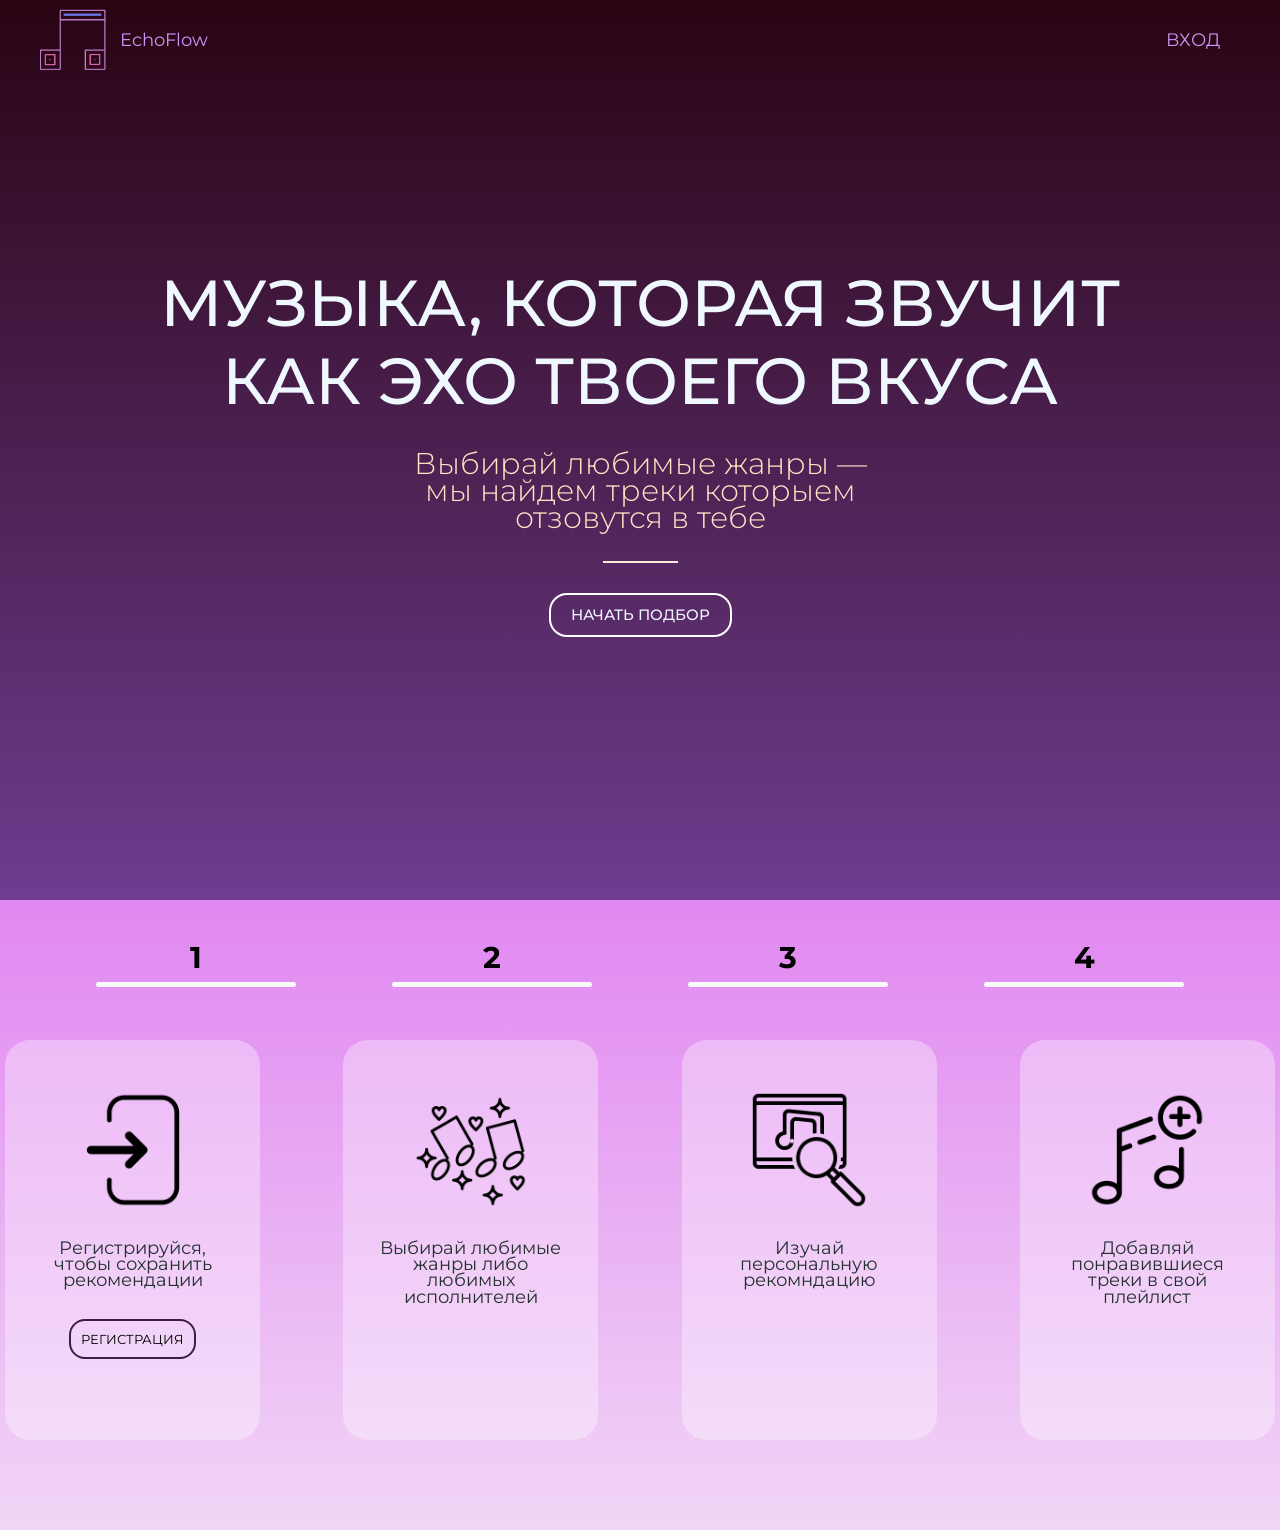
<file: FRONT/index.html>
<!DOCTYPE html>
<html lang="ru">
<head>
    <meta charset="UTF-8">
    <link rel="stylesheet" href="style.css">
    <link rel="preconnect" href="https://fonts.googleapis.com">
<link rel="preconnect" href="https://fonts.gstatic.com" crossorigin>
<link href="https://fonts.googleapis.com/css2?family=Montserrat:ital,wght@0,100..900;1,100..900&family=Roboto+Slab:wght@700&family=Roboto:ital,wght@1,700&display=swap" rel="stylesheet">
    <title>EchoFlow</title>
</head>
<body>
    <div class="intro">
        <header class="header">
            <div class="container">
                <div class="header_inner">
                    <div class="logo_wrapper">
                        <div class="header_logo"></div>
                        <span class="logo_text">EchoFlow</span>
                    </div>

                    <nav class="nav">
                        <a class="nav_link" href="#">Вход</a>
                    </nav>
                </div>
            </div>
        </header>
        
        <div class="container">
            <div class="intro_inner">
                <h1 class="intro_title">Музыка, которая звучит</h1>
                <h1 class="intro_title">как эхо твоего вкуса</h1>
            </div>
            <div class="intro_inner_sub">
                <h2 class="intro_sub">Выбирай любимые жанры — </h2>
                <h2 class="intro_sub">мы найдем треки которыем отзовутся в тебе</h2>
            </div>
            <a class="btn" href="#">Начать подбор</a>
        </div>
    </div>

    <div class="h_u_fon">
        <div class="how_use">
            <div class="h_u_inner">
                <h1 class="h_u_number">1</h1>
                <div class="h_u_lines"></div>
            </div>
            <div class="h_u_inner">
                <h1 class="h_u_number">2</h1>
                <div class="h_u_lines"></div>
            </div>
            <div class="h_u_inner">
                <h1 class="h_u_number">3</h1>
                <div class="h_u_lines"></div>
            </div>
            <div class="h_u_inner">
                <h1 class="h_u_number">4</h1>
                <div class="h_u_lines"></div>
            </div>
        </div>
        <div class="info">
            <div class="info_box">
                <div class="info_b_in">
                    <div class="info_foto_1"></div>
                    <h1 class="info_text">Регистрируйся, чтобы сохранить рекомендации</h1>
                    <a class="btn_info" href="#">Регистрация</a>
                </div>
            </div>
            <div class="info_box">
                <div class="info_b_in">
                    <div class="info_foto_2"></div>
                    <h1 class="info_text">Выбирай любимые жанры либо любимых исполнителей</h1>
                </div>
            </div>
            <div class="info_box">
                <div class="info_b_in">
                    <div class="info_foto_3"></div>
                    <h1 class="info_text">Изучай персональную рекомндацию</h1>
                </div>
            </div>
            <div class="info_box">
                <div class="info_b_in">
                    <div class="info_foto_4"></div>
                    <h1 class="info_text">Добавляй понравившиеся треки в свой плейлист</h1>
                </div>
            </div>
        </div>
    </div>
</body>
</html>
</file>
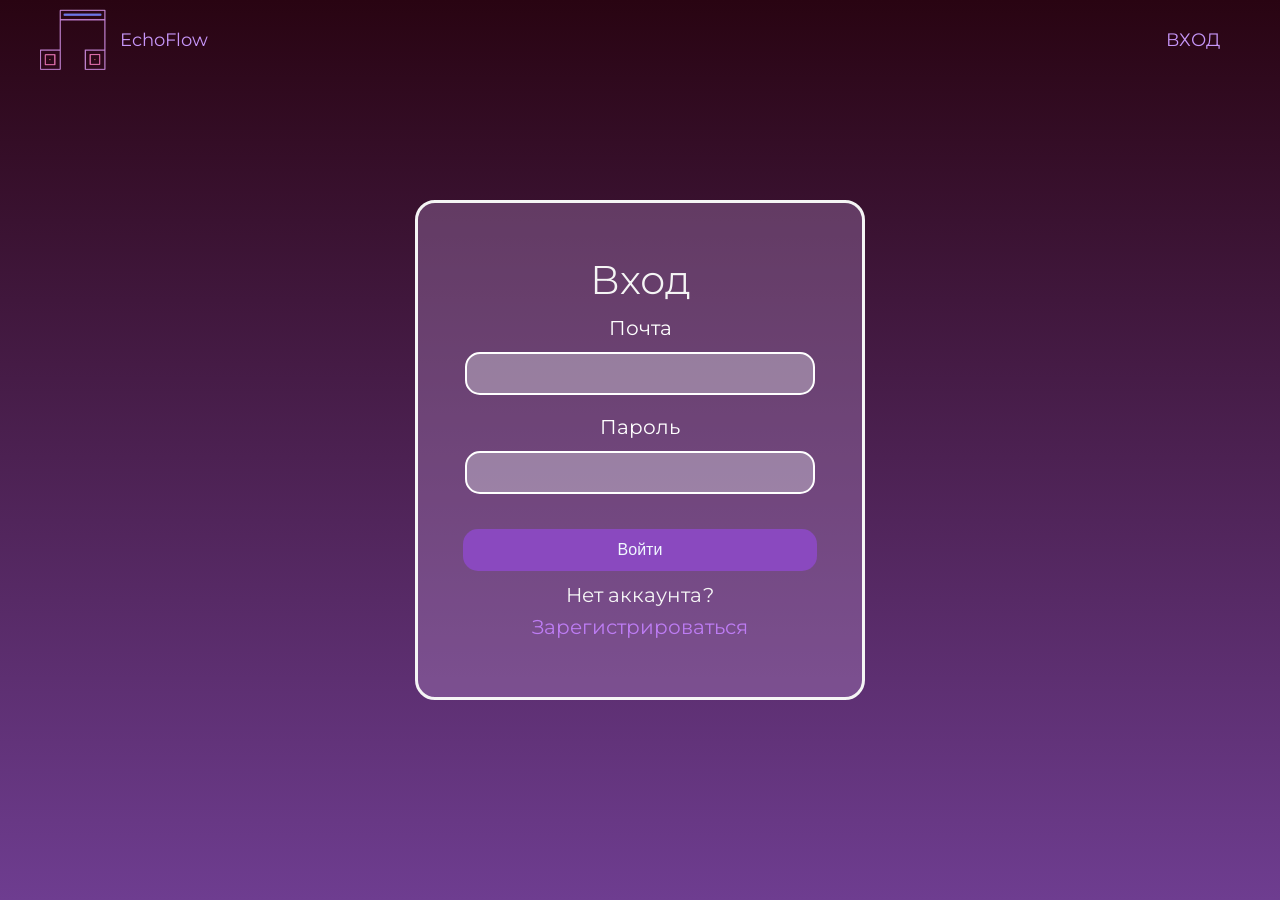
<file: FRONT/login.html>
<!DOCTYPE html>
<html lang="ru">
<head>
    <meta charset="UTF-8">
    <link rel="stylesheet" href="style.css">
    <link rel="preconnect" href="https://fonts.googleapis.com">
<link rel="preconnect" href="https://fonts.gstatic.com" crossorigin>
<link href="https://fonts.googleapis.com/css2?family=Montserrat:ital,wght@0,100..900;1,100..900&family=Roboto+Slab:wght@700&family=Roboto:ital,wght@1,700&display=swap" rel="stylesheet">
    <title>EchoFlow</title>
</head>
<body>
    <div class="intro">
        <header class="header">
            <div class="container">
                <div class="header_inner">
                    <div class="logo_wrapper">
                        <div class="header_logo"></div>
                        <span class="logo_text">EchoFlow</span>
                    </div>

                    <nav class="nav">
                        <a class="nav_link" href="#">Вход</a>
                    </nav>
                </div>
            </div>
        </header>

        <header>
            <div class="login_box">
                <h1 class="login_h1">Вход</h1>
                <form class="form_login">
                    <form id="loginForm" action="/auth/login/" method="POST">
                        <div class="form-group">
                            <label for="email">Почта</label>
                            <input type="email" id="email" name="email" required>
                        </div>
                        <div class="form-group">
                            <label for="password">Пароль</label>
                            <input type="password" id="password" name="password" required>
                        </div>
                        <button type="submit">Войти</button>
                        <div id="errorMessage" class="error"></div>
                        <div class="register-link">
                            Нет аккаунта? <a class="reg_href" href="/auth/register/">Зарегистрироваться</a>
                        </div>
                    </form>
                </form>
            </div>
        </header>
    </div>

</body>
</file>
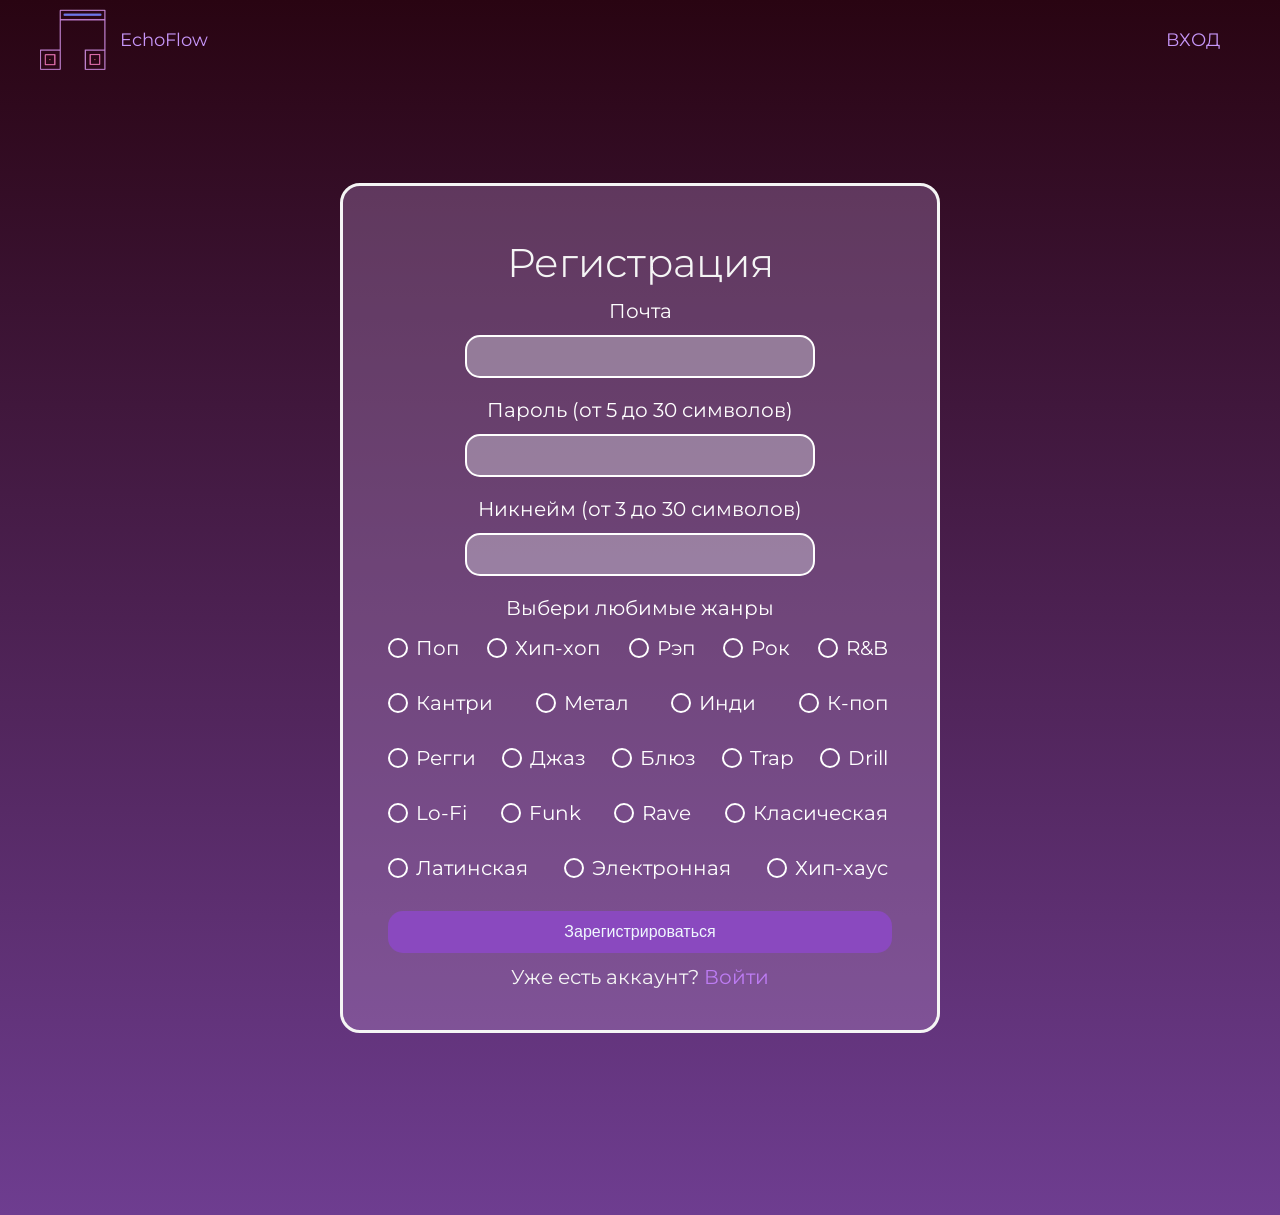
<file: FRONT/registration.html>
<!DOCTYPE html>
<html lang="ru">
<head>
    <meta charset="UTF-8">
    <link rel="stylesheet" href="style.css">
    <link rel="preconnect" href="https://fonts.googleapis.com">
<link rel="preconnect" href="https://fonts.gstatic.com" crossorigin>
<link href="https://fonts.googleapis.com/css2?family=Montserrat:ital,wght@0,100..900;1,100..900&family=Roboto+Slab:wght@700&family=Roboto:ital,wght@1,700&display=swap" rel="stylesheet">
    <title>EchoFlow</title>
</head>
<body>
    <div class="intro_register">
        <header class="header">
            <div class="container">
                <div class="header_inner">
                    <div class="logo_wrapper">
                        <div class="header_logo"></div>
                        <span class="logo_text">EchoFlow</span>
                    </div>

                    <nav class="nav">
                        <a class="nav_link" href="#">Вход</a>
                    </nav>
                </div>
            </div>
        </header>

        <header>
            <div class="register_box">
                <h1 class="register_h1">Регистрация</h1>
                <form class="form_register">
                    <form id="registerForm" action="/auth/register/" method="POST">
                        <div class="form-group">
                            <label for="email">Почта</label>
                            <input type="email" id="email" name="email" required>
                        </div>
                        <div class="form-group">
                            <label for="password">Пароль (от 5 до 30 символов)</label>
                            <input type="password" id="password" name="password" required>
                        </div>
                        <div class="form-group">
                            <label for="nickname">Никнейм (от 3 до 30 символов)</label>
                            <input type="nickname" id="nickname" name="nickname" required>
                        </div>
                        <label>Выбери любимые жанры</label>
                        <div class="options-list">
                            <label class="option-item">
                            <input type="checkbox" class="real-checkbox">
                            <span class="custom-checkbox"></span>
                            <span class="option-text">Поп</span>
                            </label>
                            
                            <label class="option-item">
                            <input type="checkbox" class="real-checkbox">
                            <span class="custom-checkbox"></span>
                            <span class="option-text">Хип-хоп</span>
                            </label>

                            <label class="option-item">
                                <input type="checkbox" class="real-checkbox">
                                <span class="custom-checkbox"></span>
                                <span class="option-text">Рэп</span>
                            </label>
                            
                            <label class="option-item">
                                <input type="checkbox" class="real-checkbox">
                                <span class="custom-checkbox"></span>
                                <span class="option-text">Рок</span>
                            </label>
                            
                            <label class="option-item">
                                <input type="checkbox" class="real-checkbox">
                                <span class="custom-checkbox"></span>
                                <span class="option-text">R&B</span>
                            </label>
                            
                            <label class="option-item">
                                <input type="checkbox" class="real-checkbox">
                                <span class="custom-checkbox"></span>
                                <span class="option-text">Кантри</span>
                            </label>

                            <label class="option-item">
                                <input type="checkbox" class="real-checkbox">
                                <span class="custom-checkbox"></span>
                                <span class="option-text">Метал</span>
                            </label>
                                
                            <label class="option-item">
                                <input type="checkbox" class="real-checkbox">
                                <span class="custom-checkbox"></span>
                                <span class="option-text">Инди</span>
                            </label>

                            <label class="option-item">
                                <input type="checkbox" class="real-checkbox">
                                <span class="custom-checkbox"></span>
                                <span class="option-text">К-поп</span>
                            </label>
                            
                            <label class="option-item">
                                <input type="checkbox" class="real-checkbox">
                                <span class="custom-checkbox"></span>
                                <span class="option-text">Регги</span>
                            </label>

                            <label class="option-item">
                                <input type="checkbox" class="real-checkbox">
                                <span class="custom-checkbox"></span>
                                <span class="option-text">Джаз</span>
                            </label>
                                
                            <label class="option-item">
                                <input type="checkbox" class="real-checkbox">
                                <span class="custom-checkbox"></span>
                                <span class="option-text">Блюз</span>
                            </label>
                            
                            <label class="option-item">
                                <input type="checkbox" class="real-checkbox">
                                <span class="custom-checkbox"></span>
                                <span class="option-text">Trap</span>
                            </label>
                                
                            <label class="option-item">
                                <input type="checkbox" class="real-checkbox">
                                <span class="custom-checkbox"></span>
                                <span class="option-text">Drill</span>
                            </label>
    
                            <label class="option-item">
                                <input type="checkbox" class="real-checkbox">
                                <span class="custom-checkbox"></span>
                                <span class="option-text">Lo-Fi</span>
                            </label>
                                
                            <label class="option-item">
                                <input type="checkbox" class="real-checkbox">
                                <span class="custom-checkbox"></span>
                                <span class="option-text">Funk</span>
                            </label>

                            <label class="option-item">
                                <input type="checkbox" class="real-checkbox">
                                <span class="custom-checkbox"></span>
                                <span class="option-text">Rave</span>
                            </label>

                            <label class="option-item">
                                <input type="checkbox" class="real-checkbox">
                                <span class="custom-checkbox"></span>
                                <span class="option-text">Класическая</span>
                            </label>
    
                            <label class="option-item">
                                <input type="checkbox" class="real-checkbox">
                                <span class="custom-checkbox"></span>
                                <span class="option-text">Латинская</span>
                            </label>
                                
                            <label class="option-item">
                                <input type="checkbox" class="real-checkbox">
                                <span class="custom-checkbox"></span>
                                <span class="option-text">Электронная</span>
                            </label>

                            <label class="option-item">
                                <input type="checkbox" class="real-checkbox">
                                <span class="custom-checkbox"></span>
                                <span class="option-text">Хип-хаус</span>
                            </label>
                        </div>
                        
                        <button type="submit">Зарегистрироваться</button>
                        <div id="errorMessage" class="error"></div>
                        <div class="register-link">
                            Уже есть аккаунт? <a class="reg_href" href="/auth/login/">Войти</a>
                        </div>
                    </form>
                </form>
            </div>
        </header>
    </div>

</body>
</file>
<file: FRONT/style.css>
body {
    margin: 0;
    font-family: "Montserrat", sans-serif;

    font-size: 15px;
    line-height: 1.6;
    color: black;
}

*,
*:before,
*:after {
    box-sizing: border-box;
}

h1, h2, h3, h4, h5, h6 {
    margin: 0;
}

/* Coontainer */
.container {
    width: 100%;
    max-width: 1200px;
    margin: 0 auto;
    text-align: center;
}

/* Intro */
.intro {
    display: flex;
    flex-direction: column;
    justify-content: center;
    width: 100%;
    height: 100vh;

    background: linear-gradient(rgb(41, 4, 18), rgb(110, 61, 144))
}

.intro_inner {
    width: 100%;
    max-width: 960px;
    margin: 0 auto;
}

.intro_title {
    color: aliceblue;
    font-size: 65px;
    font-weight: 500;
    text-transform: uppercase;
    line-height: 1.2;

}

.intro_inner_sub {
    width: 100%;
    max-width: 550px;
    margin: 30px auto;
}

.intro_sub {
    color: bisque;
    font-size: 30px;
    font-weight: 300;
    line-height: 0.9;
}

.intro_inner_sub:after {
    content: "";
    display: flex;
    width: 75px;
    height: 2px;
    margin: 30px auto;
    background-color: antiquewhite;
}

/* Header */
.header {
    width: 100%;

    position: absolute;
    top: 0;
    left: 0;
    right: 0;
    z-index: 1000;
}

.header_inner {
    display: flex;
    justify-content: space-between;
    align-items: center;
}

.logo_wrapper {
    display: flex;
    align-items: center;
    gap: 10px;
}

.header_logo {
    width: 70px;
    height: 80px;
    background-image: url('images/logo.png');
    background-size: cover;
    background-position: center;
    background-repeat: no-repeat;
}

.logo_text {
    font-size: 18px;
    font-family: "Montserrat", sans-serif;
    color: rgb(198, 150, 248);
}

.container_logo {
    width: 10%;
    max-width: 5px;
    margin: 0 auto;
}

/* Nav */
.nav {
    font-size: 18px;
    text-transform: uppercase;
}

.nav_link {
    display: inline-block;
    vertical-align: top;
    margin: 0 15pt;
    color: rgb(198, 150, 248);
    text-decoration: none;
    transition: colar .5s linear;
}

.nav_link:hover {
    color:bisque ;
}


/* Button */
.btn {
    color: aliceblue;
    text-transform: uppercase;
    font-size: 15px;
    font-weight: 500;
    text-decoration: none;

    display: inline-block;
    vertical-align: top;
    padding: 8px 20px;
    border: 2px solid #fff;
    border-radius: 18px;

    transition: colar .5s linear;
}

.btn:hover {
    background-color: bisque;
    color: black;
}


.btn_info {
    color: rgb(0, 0, 0);
    text-transform: uppercase;
    font-size: 13px;
    font-weight: 400;
    text-decoration: none;

    display: inline-block;
    vertical-align: top;
    padding: 8px 10px;
    border: 2px solid #3a1f3e;
    border-radius: 16px;

    transition: colar .5s linear;
}

.btn_info:hover {
    background-color:rgb(0, 0, 0);
    color: rgb(255, 255, 255);
}

.h_u_fon {
    width: 100%;
    height: 70vh;
    background: linear-gradient(#e187f1, #f1d6f6)
}

.how_use {
    width: 85%;
    height: 120px;
    margin: 0 auto;
    display: flex;
    align-items: center;
    justify-content: space-between;
}

.h_u_inner {
    text-align: center;
}

.h_u_lines{
    width: 200px;
    height: 5px;
    background-color:#fafafa;
    border-radius: 3px;
}

.info {
    display: flex;
    width: 100%;
    max-width: 1270px;
    height: 60%;
    margin: 0 auto;
    justify-content: space-between;
}

.info_box {
    width: 255px;
    height: 400px;
    border-radius: 25px;
    background: rgba(255, 255, 255, 0.325);
    margin-top: 20px;
}

.info_b_in {
    width: 200px;
    height: 300px;
    margin: 50px auto;
    display: flex;
    align-items: center;
    flex-direction: column;
}

.info_text {
    font-size: 18px;
    color: rgb(37, 49, 49);
    line-height: 0.9;
    font-weight: 400;
    text-align: center;
    margin: 30px auto;
}

.info_foto_1 {
    width: 120px;
    height: 120px;
    background-image: url('images/join.png');
    background-size: cover;
    background-position: center;
    background-repeat: no-repeat;
}

.info_foto_2 {
    width: 120px;
    height: 120px;
    background-image: url('images/choice.png');
    background-size: cover;
    background-position: center;
    background-repeat: no-repeat;
}

.info_foto_3 {
    width: 120px;
    height: 120px;
    background-image: url('images/search.png');
    background-size: cover;
    background-position: center;
    background-repeat: no-repeat;
}

.info_foto_4 {
    width: 120px;
    height: 120px;
    background-image: url('images/Add.png');
    background-size: cover;
    background-position: center;
    background-repeat: no-repeat;
}

.login_box {
    color: whitesmoke;
    font-size: 20px;
    width: 450px;
    padding: 45px;
    text-align: center;
    border: 3px solid whitesmoke;
    border-radius: 20px;
    height: 500px;
    margin: 0 auto;
    background:rgba(178, 137, 198, 0.35)
}

.login_h1{
    font-weight: 350;
}

.form-group {
    margin-bottom: 1rem;
}
label {
    display: block;
    margin-bottom: 0.5rem;
    color: #ffffff;
}
input {
    color:#2c2a2d;
    width: 350px;
    padding: 0.75rem;
    border: 2px solid rgb(255, 255, 255);
    border-radius: 15px;
    box-sizing: border-box;
    background:rgba(217, 216, 226, 0.4)
}
button {
    width: 100%;
    margin-top: 1.2rem;
    padding: 0.75rem;
    background-color: #8a49bf;
    color:aliceblue;
    border: none;
    border-radius: 15px;
    cursor: pointer;
    font-size: 1rem;
}
button:hover {
    background-color: #6c11b7;
}
.reg_href{
    text-decoration: none;
    color: #bd7cf3;
}
.error {
    color: #dc3545;
    margin-top: 0.5rem;
    font-size: 0.875rem;
}

.intro_register {
    display: flex;
    flex-direction: column;
    justify-content: center;
    width: 100%;
    height: 135vh;

    background: linear-gradient(rgb(41, 4, 18), rgb(110, 61, 144))
}

.register_box {
    color: whitesmoke;
    font-size: 20px;
    width: 600px;
    padding: 45px;
    text-align: center;
    border: 3px solid whitesmoke;
    border-radius: 20px;
    height: 850px;
    margin: 0 auto;
    background:rgba(178, 137, 198, 0.35)
}

.register_h1{
    font-weight: 350;
}

.options-list {
    display: flex; 
    max-width: 500px;  
    justify-content: space-between;    
    flex-direction: row; 
    flex-wrap: wrap;     
    gap: 15px;           
    align-items: center; 
}
  
.option-item {
    display: flex;
    align-items: center;
    gap: 8px;
    cursor: pointer;
    white-space: nowrap; 
}
  
.real-checkbox {
    display: none;
}
  
.custom-checkbox {
    width: 20px;
    height: 20px;
    border: 2px solid #ffffff;
    border-radius: 50%;
    transition: all 0.3s;
}
  
.real-checkbox:checked + .custom-checkbox {
    background-color: #bd7cf3;
}
</file>
